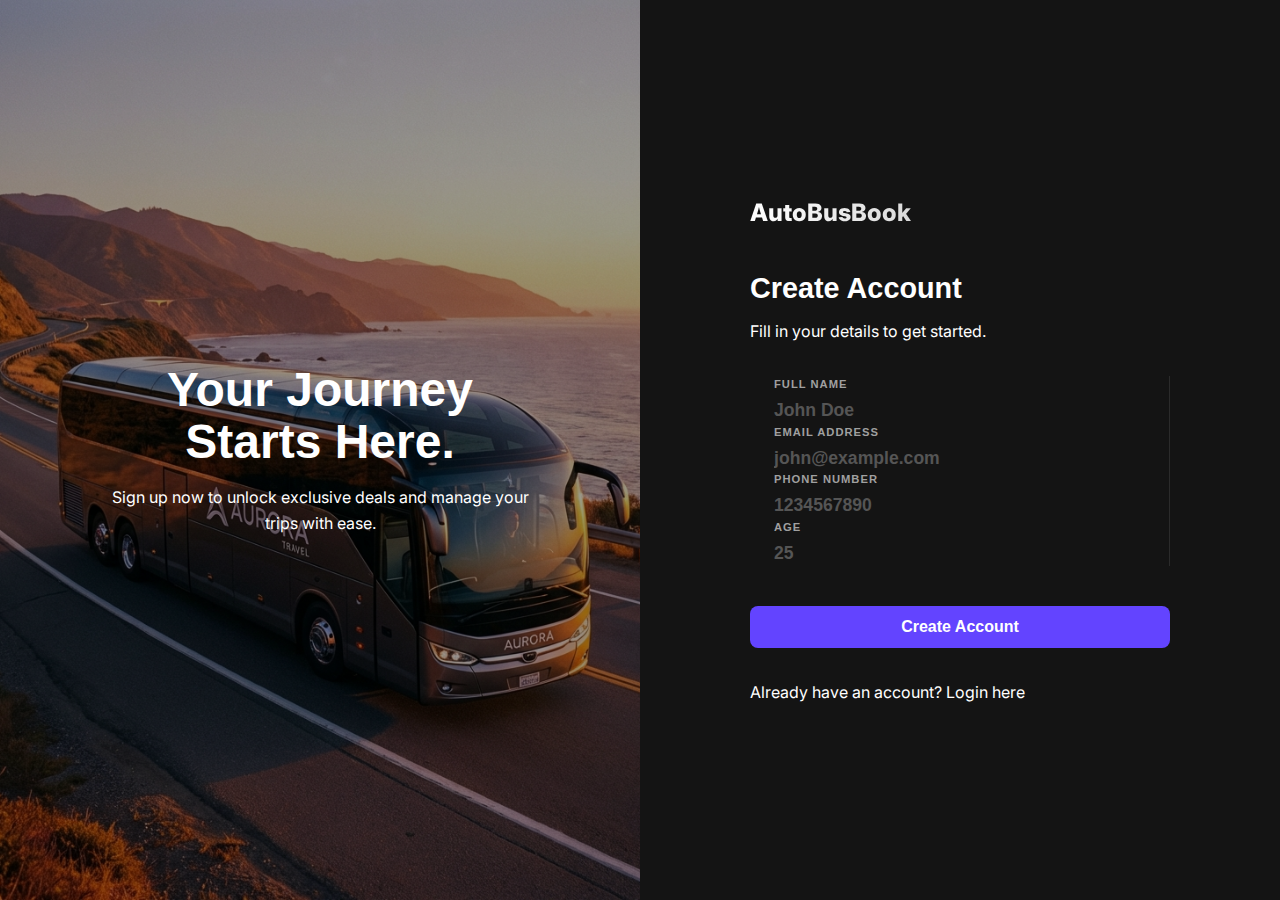
<file: templates/register.html>
<!DOCTYPE html>
<html lang="en">

<head>
    <meta charset="UTF-8">
    <meta name="viewport" content="width=device-width, initial-scale=1.0">
    <title>Register - AutoBusBook</title>
    <link rel="stylesheet" href="/static/style.css">
    <link href="https://fonts.googleapis.com/css2?family=Inter:wght@400;500;600;700;800&display=swap" rel="stylesheet">
</head>

<body>

    <div class="auth-wrapper">
        <!-- Left Side: Hero Image -->
        <div class="auth-image">
            <div class="auth-image-content">
                <h2>Your Journey <br>Starts Here.</h2>
                <p>Sign up now to unlock exclusive deals and manage your trips with ease.</p>
            </div>
        </div>

        <!-- Right Side: Form -->
        <div class="auth-form-container">
            <div class="auth-card">
                <a href="/" class="logo-auth">AutoBusBook</a>

                <h1 style="font-size: 1.8rem; font-weight: 700; margin-bottom: 0.5rem;">Create Account</h1>
                <p class="text-muted" style="margin-bottom: 2rem;">Fill in your details to get started.</p>

                <form id="register-form">
                    <div class="form-group">
                        <label for="name">Full Name</label>
                        <input type="text" id="name" required placeholder="John Doe">
                    </div>

                    <div class="form-group">
                        <label for="email">Email Address</label>
                        <input type="email" id="email" required placeholder="john@example.com">
                    </div>

                    <div class="form-group">
                        <label for="phone">Phone Number</label>
                        <input type="tel" id="phone" required placeholder="1234567890">
                    </div>

                    <div class="form-group">
                        <label for="age">Age</label>
                        <input type="number" id="age" required min="18" max="100" placeholder="25">
                    </div>

                    <div id="error-msg" class="msg" style="color:red; margin-top:1rem; font-size:0.9rem;"></div>
                    <div id="success-msg" class="msg" style="color:green; margin-top:1rem; font-size:0.9rem;"></div>

                    <button type="submit" class="primary" style="margin-top: 1.5rem;">Create Account</button>
                </form>

                <div class="text-center" style="margin-top: 2rem;">
                    <p class="text-muted">Already have an account? <a href="/login" class="link-primary">Login here</a>
                    </p>
                </div>
            </div>
        </div>
    </div>

    <script>
        document.getElementById('register-form').addEventListener('submit', async (e) => {
            e.preventDefault();
            const name = document.getElementById('name').value;
            const email = document.getElementById('email').value;
            const phone = document.getElementById('phone').value;
            const age = document.getElementById('age').value;
            const errorMsg = document.getElementById('error-msg');
            const successMsg = document.getElementById('success-msg');
            const submitBtn = e.target.querySelector('button');

            errorMsg.textContent = '';
            successMsg.textContent = '';
            submitBtn.disabled = true;
            submitBtn.textContent = 'Creating Account...';

            try {
                const res = await fetch('/api/auth/register', {
                    method: 'POST',
                    headers: { 'Content-Type': 'application/json' },
                    body: JSON.stringify({ name, email, phone, age })
                });

                const data = await res.json();

                if (res.ok) {
                    successMsg.textContent = data.message;
                    submitBtn.textContent = 'Success!';
                    setTimeout(() => {
                        window.location.href = '/login';
                    }, 1500);
                } else {
                    errorMsg.textContent = data.error || 'Registration failed';
                    submitBtn.disabled = false;
                    submitBtn.textContent = 'Create Account';
                }
            } catch (err) {
                console.error(err);
                errorMsg.textContent = 'Network error. Please try again.';
                submitBtn.disabled = false;
                submitBtn.textContent = 'Create Account';
            }
        });
    </script>
</body>

</html>
</file>
<file: static/style.css>
/* --- Core Design System --- */
:root {
    /* Color Palette - Dark Premium */
    --bg-body: #0a0a0a;
    --bg-surface: #141414;
    --bg-glass: rgba(20, 20, 20, 0.7);

    --text-main: #ffffff;
    --text-muted: #a0a0a0;

    --accent-primary: #6344ff;
    --accent-glow: rgba(99, 68, 255, 0.4);

    --border-light: rgba(255, 255, 255, 0.1);

    /* Typography */
    --font-heading: 'Outfit', sans-serif;
    --font-body: 'Inter', sans-serif;

    /* Spacing & Layout */
    --container-width: 1200px;
    --radius-lg: 24px;
    --radius-md: 16px;
    --radius-sm: 8px;

    /* Transitions */
    --ease-out: cubic-bezier(0.25, 0.46, 0.45, 0.94);
}

* {
    box-sizing: border-box;
    margin: 0;
    padding: 0;
}

body {
    background-color: var(--bg-body);
    font-family: var(--font-body);
    color: var(--text-main);
    overflow-x: hidden;
    line-height: 1.6;
    -webkit-font-smoothing: antialiased;
}

/* --- Typography --- */
h1,
h2,
h3,
h4,
.nav-link,
.cta-button,
label {
    font-family: var(--font-heading);
}

a {
    text-decoration: none;
    color: inherit;
    transition: all 0.3s;
}

/* --- Layout Utilities --- */
.container {
    max-width: var(--container-width);
    margin: 0 auto;
    padding: 0 2rem;
}

/* --- Header & Navigation --- */
.main-header {
    position: fixed;
    top: 0;
    left: 0;
    width: 100%;
    z-index: 1000;
    padding: 1.5rem 0;
    background: transparent;
    transition: padding 0.4s ease;
}

.main-header.scrolled {
    padding: 1rem 0;
    /* Background moved to internal prism */
}

.glass-prism-nav {
    position: relative;
    display: flex;
    justify-content: space-between;
    align-items: center;
    background: rgba(255, 255, 255, 0.03);
    backdrop-filter: blur(20px) saturate(180%);
    -webkit-backdrop-filter: blur(20px) saturate(180%);
    border: 1px solid rgba(255, 255, 255, 0.15);
    box-shadow:
        0 8px 32px 0 rgba(0, 0, 0, 0.3),
        inset 0 0 20px rgba(255, 255, 255, 0.05);
    border-radius: 50px;
    padding: 0.8rem 2rem;
    width: 90%;
    max-width: 1100px;
    margin: 0 auto;
    transition: all 0.4s ease;
}

.glass-prism-nav:hover {
    box-shadow:
        0 15px 40px 0 rgba(0, 0, 0, 0.4),
        inset 0 0 20px rgba(255, 255, 255, 0.1);
    border-color: rgba(255, 255, 255, 0.3);
}

.main-header.scrolled .glass-prism-nav {
    background: rgba(10, 10, 10, 0.6);
    border-color: rgba(255, 255, 255, 0.1);
}

.header-content {
    /* No longer primary container, kept for backward compat if needed */
    display: flex;
    justify-content: center;
    /* Center the prism */
    width: 100%;
}

.nav-center-text {
    position: absolute;
    left: 50%;
    transform: translateX(-50%);
    font-family: var(--font-heading);
    font-weight: 700;
    font-size: 1rem;
    letter-spacing: 1px;
    color: var(--text-main);
    text-transform: uppercase;
    text-shadow: 0 0 10px rgba(255, 255, 255, 0.3);
    white-space: nowrap;
}

@media (max-width: 768px) {
    .nav-center-text {
        position: relative;
        left: auto;
        transform: none;
        font-size: 0.8rem;
    }

    .glass-prism-nav {
        flex-direction: column;
        gap: 10px;
        padding: 1rem;
        width: 95%;
        border-radius: 20px;
    }

    .nav-menu {
        width: 100%;
        justify-content: center;
    }
}

.header-content {
    display: flex;
    justify-content: space-between;
    align-items: center;
}

.logo {
    font-size: 1.8rem;
    font-weight: 800;
    letter-spacing: -0.5px;
    background: linear-gradient(to right, #fff, #a0a0a0);
    -webkit-background-clip: text;
    -webkit-text-fill-color: transparent;
}

.nav-menu {
    display: flex;
    align-items: center;
    gap: 2rem;
}

.nav-link {
    font-weight: 500;
    font-size: 0.95rem;
    color: var(--text-muted);
}

.nav-link:hover {
    color: var(--text-main);
}

.cta-button {
    background: var(--text-main);
    color: var(--bg-body);
    padding: 10px 24px;
    border-radius: 50px;
    font-weight: 700;
    font-size: 0.9rem;
}

.cta-button:hover {
    background: var(--accent-primary);
    color: white;
    box-shadow: 0 0 20px var(--accent-glow);
}

/* --- Hero Section --- */
.hero-section {
    position: relative;
    min-height: 100vh;
    height: auto;
    display: flex;
    flex-direction: column;
    align-items: center;
    justify-content: center;
    overflow-y: auto;
    overflow-x: hidden;
    padding-top: 8rem;
    /* Space for fixed header */
    padding-bottom: 4rem;
}

.hero-text-wrapper {
    position: relative;
    z-index: 2;
    text-align: center;
    margin-bottom: 4rem;
}

.hero-title {
    font-size: clamp(3rem, 8vw, 6rem);
    font-weight: 800;
    line-height: 0.95;
    letter-spacing: -2px;
    margin-bottom: 1.5rem;
    text-transform: uppercase;
}

.hero-line {
    display: block;
    /* Important for SplitText/Animation */
}

.hero-line.highlight {
    color: var(--accent-primary);
    position: relative;
    display: inline-block;
}

.hero-subtitle {
    font-size: 1.25rem;
    color: var(--text-muted);
    max-width: 600px;
    margin: 0 auto;
    opacity: 0;
    /* Animated in via JS */
}

/* Hero Background Effects */
.hero-bg-overlay {
    position: absolute;
    top: 0;
    left: 0;
    width: 100%;
    height: 100%;
    background: url('/static/hero_bg.png') center/cover no-repeat;
    filter: brightness(0.7);
    z-index: -1;
    animation: zoomIn 20s infinite alternate;
}

/* --- Search Widget --- */
.search-widget-container {
    position: relative;
    z-index: 10;
    max-width: 900px;
    margin: 0 auto;
    opacity: 0;
    /* Animated in via JS */
}

.search-form {
    display: grid;
    grid-template-columns: 1fr 1fr 1fr auto;
    gap: 1rem;
    background: rgba(255, 255, 255, 0.05);
    /* Very subtle glass */
    backdrop-filter: blur(20px);
    padding: 1rem;
    border-radius: 100px;
    border: 1px solid var(--border-light);
    box-shadow: 0 20px 40px rgba(0, 0, 0, 0.5);
}

.form-group {
    position: relative;
    padding: 0 1.5rem;
    border-right: 1px solid var(--border-light);
}

.form-group:last-of-type {
    border-right: none;
}

.form-group label {
    display: block;
    font-size: 0.7rem;
    text-transform: uppercase;
    color: var(--text-muted);
    margin-bottom: 4px;
    font-weight: 700;
    letter-spacing: 1px;
}

.form-group input {
    background: transparent;
    border: none;
    color: var(--text-main);
    font-size: 1.1rem;
    font-weight: 600;
    width: 100%;
    outline: none;
}

.form-group input::placeholder {
    color: #555;
}

.search-btn {
    background: var(--accent-primary);
    color: white;
    border: none;
    border-radius: 50px;
    padding: 0 2.5rem;
    font-size: 1rem;
    font-weight: 700;
    cursor: pointer;
    transition: all 0.3s;
}

.search-btn:hover {
    transform: scale(1.05);
    background: #5035db;
}

/* --- Feature Section --- */
.feature-section {
    padding: 5rem 0;
    position: relative;
}

.section-header {
    margin-bottom: 6rem;
    text-align: center;
}

.section-header h2 {
    font-size: 4rem;
    line-height: 1.1;
    max-width: 800px;
    margin: 0 auto;
    color: white;
    text-shadow: 0 0 30px rgba(255, 255, 255, 0.2);
}

.feature-grid {
    display: grid;
    grid-template-columns: repeat(3, 1fr);
    gap: 2rem;
}

.feature-card {
    background: var(--bg-surface);
    padding: 3rem;
    border-radius: var(--radius-lg);
    border: 1px solid var(--border-light);
    transition: all 0.4s var(--ease-out);
    position: relative;
    overflow: hidden;
    display: flex;
    flex-direction: column;
    justify-content: center;
    align-items: center;
    text-align: center;
    min-height: 250px;
    /* Ensure uniform height for effect */
    background: linear-gradient(145deg, rgba(20, 20, 20, 1) 0%, rgba(30, 30, 30, 1) 100%);
}

.feature-card:hover {
    transform: translateY(-10px) scale(1.02);
    border-color: var(--accent-primary);
    box-shadow: 0 10px 40px -10px rgba(99, 68, 255, 0.3);
}

.feature-card h3 {
    font-size: 1.5rem;
    margin-bottom: 0;
    transition: transform 0.4s var(--ease-out), color 0.3s;
    z-index: 2;
}

.feature-card:hover h3 {
    transform: translateY(-20px);
    color: var(--accent-primary);
}

.feature-card p {
    color: var(--text-muted);
    opacity: 0;
    transform: translateY(20px);
    transition: all 0.4s var(--ease-out);
    position: absolute;
    /* Take out of flow to let H3 center initially */
    bottom: 3rem;
    padding: 0 2rem;
    pointer-events: none;
}

.feature-card:hover p {
    opacity: 1;
    transform: translateY(0);
    pointer-events: auto;
}

/* Add a glowing orb effect for "surprise" */
.feature-card::before {
    content: '';
    position: absolute;
    width: 20px;
    height: 20px;
    background: var(--accent-primary);
    border-radius: 50%;
    filter: blur(40px);
    opacity: 0;
    transition: opacity 0.4s;
    top: 50%;
    left: 50%;
    transform: translate(-50%, -50%);
    z-index: 1;
}

.feature-card:hover::before {
    opacity: 0.2;
    width: 150px;
    height: 150px;
}

/* --- Parallax Section --- */
.parallax-section {
    height: 80vh;
    position: relative;
    display: flex;
    align-items: center;
    justify-content: center;
    margin: 4rem 0;
    overflow: hidden;
    border-radius: var(--radius-lg);
    margin: 0 20px;
    /* Slight inset like the example */
}

/* This simulates the image background that Parallax will effect */
.parallax-bg {
    position: absolute;
    top: 0;
    left: 0;
    width: 100%;
    height: 120%;
    /* Taller for movement */
    background: url('/static/feature_bg.png') center/cover no-repeat;
    z-index: 1;
    z-index: 1;
}

.content-overlay {
    position: relative;
    z-index: 2;
    text-align: center;
    background: rgba(0, 0, 0, 0.4);
    backdrop-filter: blur(10px);
    padding: 4rem;
    border-radius: var(--radius-lg);
    border: 1px solid var(--border-light);
}

.parallax-title {
    font-size: 3rem;
    margin-bottom: 1rem;
}

/* --- Results Section --- */
.results-section {
    padding: 4rem 0;
}

.bus-card {
    background: var(--bg-surface);
    border: 1px solid var(--border-light);
    border-radius: var(--radius-md);
    padding: 2rem;
    margin-bottom: 1.5rem;
    display: flex;
    justify-content: space-between;
    align-items: center;
}

.bus-card:hover {
    border-color: var(--accent-primary);
}

/* Keep previous essential logic classes */
.seat-layout {
    margin: 2rem auto;
    background: var(--bg-surface);
    border: 1px solid var(--border-light);
    padding: 2rem;
    border-radius: var(--radius-lg);
}

.seat {
    width: 40px;
    height: 40px;
    border: 1px solid #333;
    display: flex;
    align-items: center;
    justify-content: center;
    border-radius: 8px;
    cursor: pointer;
    color: #888;
}

.seat.selected {
    background: var(--accent-primary);
    color: white;
    border: none;
}

.seat.booked {
    background: #333;
    cursor: not-allowed;
    opacity: 0.5;
}

/* --- Mobile --- */
@media (max-width: 768px) {
    .hero-title {
        font-size: 3.5rem;
    }

    .search-form {
        grid-template-columns: 1fr;
        border-radius: 24px;
    }

    .form-group {
        border-right: none;
        border-bottom: 1px solid var(--border-light);
        padding: 1rem 1.5rem;
    }

    .feature-grid {
        grid-template-columns: 1fr;
    }

    .search-btn {
        width: 100%;
        margin-top: 1rem;
    }
}

/* --- Reviews Section --- */
.reviews-section {
    padding: 2rem 0 5rem 0;
    /* Balanced padding */
}

.reviews-grid {
    display: grid;
    grid-template-columns: repeat(3, 1fr);
    gap: 2rem;
}

.review-card {
    background: var(--bg-surface);
    padding: 2rem;
    border-radius: var(--radius-md);
    border: 1px solid var(--border-light);
    transition: transform 0.3s ease;
}

.review-card:hover {
    transform: translateY(-5px);
    border-color: var(--accent-primary);
}

.review-header {
    display: flex;
    align-items: center;
    gap: 1rem;
    margin-bottom: 1rem;
}

.user-avatar {
    width: 45px;
    height: 45px;
    background: var(--accent-primary);
    border-radius: 50%;
    display: flex;
    align-items: center;
    justify-content: center;
    font-weight: 700;
    color: white;
    font-size: 1rem;
}

.user-info h4 {
    font-size: 1.1rem;
    margin-bottom: 2px;
}

.stars {
    color: var(--accent-primary);
    /* Matching theme */
    font-size: 0.9rem;
    letter-spacing: 2px;
}

.review-card p {
    color: var(--text-muted);
    font-size: 0.95rem;
    font-style: italic;
}

@media (max-width: 768px) {
    .reviews-grid {
        grid-template-columns: 1fr;
    }
}

/* --- Void Filler Section --- */
.void-filler-section {
    position: relative;
    height: 400px;
    background-image: url('/static/void_filler.png');
    background-attachment: fixed;
    background-position: center;
    background-repeat: no-repeat;
    background-size: cover;
    margin: 2rem 0;
    /* Spacing */
}

.void-overlay {
    position: absolute;
    top: 0;
    left: 0;
    width: 100%;
    height: 100%;
    background: linear-gradient(to bottom, var(--bg-body), transparent 20%, transparent 80%, var(--bg-body));
}

/* --- Authentication Pages --- */
.auth-wrapper {
    display: flex;
    min-height: 100vh;
    width: 100%;
}

.auth-image {
    width: 50%;
    background: url('/static/auth_hero.png') center/cover no-repeat;
    position: relative;
    display: flex;
    align-items: center;
    justify-content: center;
}

.auth-image::after {
    content: '';
    position: absolute;
    inset: 0;
    background: rgba(0, 0, 0, 0.4);
    /* Dark overlay */
    z-index: 1;
}

.auth-image-content {
    position: relative;
    z-index: 2;
    color: white;
    text-align: center;
    padding: 2rem;
    max-width: 500px;
}

.auth-image-content h2 {
    font-size: 3rem;
    line-height: 1.1;
    margin-bottom: 1rem;
}

.auth-form-container {
    width: 50%;
    background: var(--bg-surface);
    display: flex;
    align-items: center;
    justify-content: center;
    padding: 2rem;
}

.auth-card {
    width: 100%;
    max-width: 420px;
}

.logo-auth {
    display: block;
    margin-bottom: 2rem;
    font-size: 1.5rem;
    font-weight: 800;
    background: linear-gradient(to right, #fff, #a0a0a0);
    -webkit-background-clip: text;
    -webkit-text-fill-color: transparent;
}

/* Generic Button Class for Auth */
.primary {
    background: var(--accent-primary);
    color: white;
    border: none;
    border-radius: 8px;
    /* Slightly different from pill search btn */
    padding: 12px 24px;
    font-size: 1rem;
    font-weight: 600;
    cursor: pointer;
    width: 100%;
    transition: all 0.3s;
}

.primary:hover {
    background: #5035db;
    transform: translateY(-2px);
}

.primary:disabled {
    background: #444;
    cursor: not-allowed;
    transform: none;
}

@media (max-width: 900px) {
    .auth-wrapper {
        flex-direction: column;
    }

    .auth-image,
    .auth-form-container {
        width: 100%;
    }

    .auth-image {
        min-height: 250px;
        flex: 0 0 250px;
    }
}

/* --- Seats & Booking Pages (Theme Update) --- */
.seat-layout {
    background: var(--bg-surface);
    border-color: var(--border-light);
}

.booking-summary p {
    color: var(--text-muted) !important;
    /* Override inline if any */
}

/* Ticket Page */
.ticket-container {
    max-width: 800px;
    margin: 4rem auto 2rem;
    background: var(--bg-surface);
    padding: 2.5rem;
    border-radius: var(--radius-lg);
    border: 1px solid var(--border-light);
    box-shadow: 0 20px 40px rgba(0, 0, 0, 0.5);
    color: var(--text-main);
}

.ticket-header {
    border-bottom: 2px dashed var(--border-light);
    padding-bottom: 1.5rem;
    margin-bottom: 1.5rem;

    /* --- Removed Marquee Menu Styles (Reverted to standard bus cards) --- */
}

.ticket-header h2 {
    color: var(--accent-primary);
    margin-bottom: 0.5rem;
}

.pnr-box {
    background: rgba(255, 255, 255, 0.1);
    padding: 0.5rem 1rem;
    font-weight: 700;
    border-radius: var(--radius-sm);
    border: 1px solid var(--border-light);
    color: var(--text-main);
}

.passenger-row {
    display: flex;
    justify-content: space-between;
    padding: 0.8rem 0;
    border-bottom: 1px solid var(--border-light);
    color: var(--text-muted);
}

.passenger-row strong {
    color: var(--text-main);
}

#qrcode {
    background: white;
    padding: 10px;

    border-radius: 8px;
    /* Ensure QR code is scannable (dark on light) */
}

/* --- Modal Styles --- */
.modal {
    display: none;
    position: fixed;
    z-index: 2000;
    left: 0;
    top: 0;
    width: 100%;
    height: 100%;
    overflow: auto;
    background-color: rgba(0, 0, 0, 0.8);
    backdrop-filter: blur(5px);
}

.modal-content {
    background-color: var(--bg-surface);
    margin: 10% auto;
    padding: 2.5rem;
    border: 1px solid var(--border-light);
    width: 90%;
    max-width: 500px;
    border-radius: var(--radius-lg);
    text-align: center;
    color: var(--text-main);
    box-shadow: 0 20px 50px rgba(0, 0, 0, 0.5);
    position: relative;
    animation: zoomIn 0.3s ease;
}

.close-modal {
    color: var(--text-muted);
    float: right;
    font-size: 28px;
    font-weight: bold;
    cursor: pointer;
    position: absolute;
    right: 20px;
    top: 10px;
}

.close-modal:hover,
.close-modal:focus {
    color: var(--accent-primary);
    text-decoration: none;
    cursor: pointer;
}

@keyframes zoomIn {
    from {
        transform: scale(0.9);
        opacity: 0;
    }

    to {
        transform: scale(1);
        opacity: 1;
    }
}
</file>
